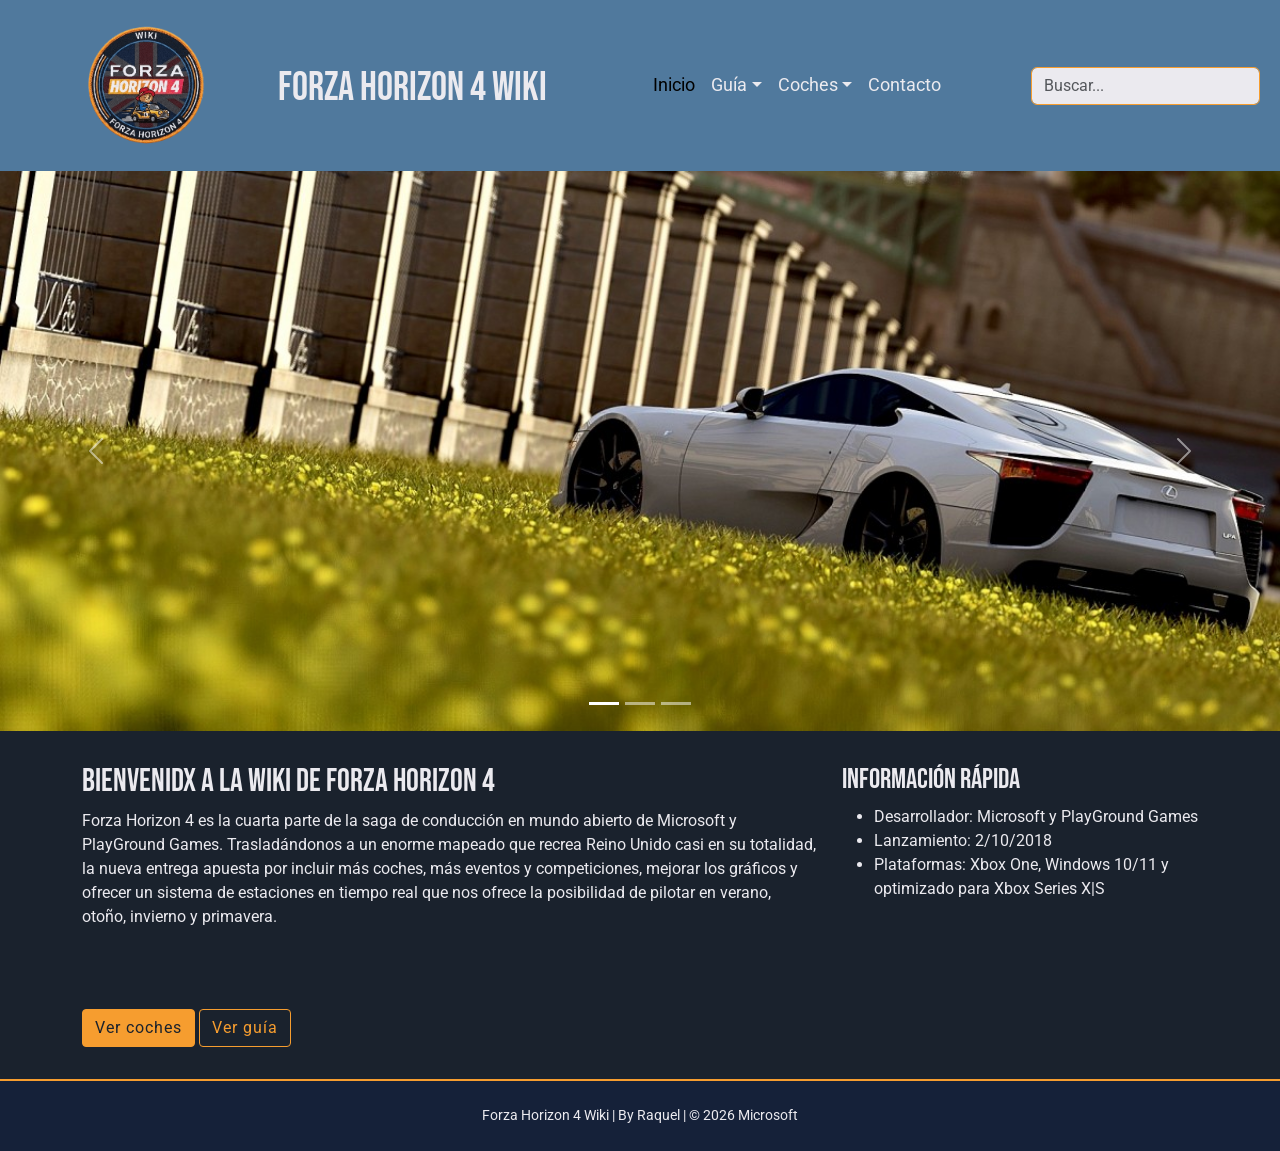
<file: index.html>
<!DOCTYPE html>
<html lang="es">

<head>
  <meta charset="UTF-8">
  <meta name="viewport" content="width=device-width, initial-scale=1.0">
  <link href="https://cdn.jsdelivr.net/npm/bootstrap@5.3.8/dist/css/bootstrap.min.css" rel="stylesheet"
    integrity="sha384-sRIl4kxILFvY47J16cr9ZwB07vP4J8+LH7qKQnuqkuIAvNWLzeN8tE5YBujZqJLB" crossorigin="anonymous">
  <link
    href="https://fonts.googleapis.com/css2?family=Bebas+Neue&family=Roboto:ital,wght@0,100..900;1,100..900&display=swap"
    rel="stylesheet">
  <link rel="stylesheet" href="css/estilos.css">
  <title>Forza Horizon 4 Wiki</title>
</head>

<body>
  <!-- BARRA DE NAVEGACION-->
  <nav class="navbar navbar-expand-lg">
    <div class="container-fluid">
      <a class="navbar-brand" href="index.html"><img src="recursos/logo.png" alt="Logo de la wiki">Forza Horizon 4 Wiki</a>
      <button class="navbar-toggler" type="button" data-bs-toggle="collapse" data-bs-target="#navbarNav"
        aria-controls="navbarNav" aria-expanded="false" aria-label="Toggle navigation">
        <span class="navbar-toggler-icon"></span>
      </button>
      <div class="collapse navbar-collapse" id="navbarNav">
        <ul class="navbar-nav mx-auto">
          <li class="nav-item">
            <a class="nav-link active" aria-current="page" href="index.html">Inicio</a>
          </li>
          <li class="nav-item dropdown">
            <a class="nav-link dropdown-toggle" href="guia.html" role="button" data-bs-toggle="dropdown"
              aria-expanded="false">Guía</a>
            <ul class="dropdown-menu">
              <li><a class="dropdown-item" href="guia.html">Ver todo</a></li>
              <li>
                <hr class="dropdown-divider">
              </li>
              <li><a class="dropdown-item" href="mapa.html">Mapa</a></li>
              <li><a class="dropdown-item" href="estaciones.html">Estaciones</a></li>
              <li><a class="dropdown-item" href="misiones.html">Misiones</a></li>
              <li><a class="dropdown-item" href="logros.html">Logros</a></li>
            </ul>
          </li>
          <li class="nav-item dropdown">
            <a class="nav-link dropdown-toggle" href="coches.html" role="button" data-bs-toggle="dropdown"
              aria-expanded="false">Coches</a>
            <ul class="dropdown-menu">
              <li><a class="dropdown-item" href="coches.html">Ver todo</a></li>
              <li>
                <hr class="dropdown-divider">
              </li>
              <li><a class="dropdown-item" href="marcasCoches.html">Marcas</a></li>
              <li><a class="dropdown-item" href="tiposCoches.html">Tipos</a></li>
            </ul>
          </li>
          <li class="nav-item">
            <a class="nav-link" href="contacto.html">Contacto</a>
          </li>
        </ul>

        <form class="d-flex" role="search">
          <input class="form-control me-2" type="search" placeholder="Buscar..." aria-label="Buscar" />
        </form>
      </div>
    </div>
  </nav>

  <main>
    <!-- CAROUSEL CON INDICADORES -->
    <div id="carouselConIndicators" class="carousel slide">
      <div class="carousel-indicators">
        <button type="button" data-bs-target="#carouselConIndicators" data-bs-slide-to="0" class="active"
          aria-current="true" aria-label="Slide 1"></button>
        <button type="button" data-bs-target="#carouselConIndicators" data-bs-slide-to="1"
          aria-label="Slide 2"></button>
        <button type="button" data-bs-target="#carouselConIndicators" data-bs-slide-to="2"
          aria-label="Slide 3"></button>
      </div>
      <div class="carousel-inner">
        <div class="carousel-item active">
          <img src="recursos/primavera.jpeg" class="d-block w-100" alt="Coche aparacado en primavera">
        </div>
        <div class="carousel-item">
          <img src="recursos/otonio.jpg" class="d-block w-100" alt="Dos coches corriendo por un bosque otoñal">
        </div>
        <div class="carousel-item">
          <img src="recursos/invierno.jpg" class="d-block w-100" alt="Coche frente a un puente de piedra en invierno">
        </div>
      </div>
      <button class="carousel-control-prev" type="button" data-bs-target="#carouselConIndicators" data-bs-slide="prev">
        <span class="carousel-control-prev-icon" aria-hidden="true"></span>
        <span class="visually-hidden">Atras</span>
      </button>
      <button class="carousel-control-next" type="button" data-bs-target="#carouselConIndicators" data-bs-slide="next">
        <span class="carousel-control-next-icon" aria-hidden="true"></span>
        <span class="visually-hidden">Siguiente</span>
      </button>
    </div>

    <div class="container">
      <div class="row">
        <div class="col-12 col-md-8">
          <h2>Bienvenidx a la Wiki de Forza Horizon 4</h2>
          <p>Forza Horizon 4 es la cuarta parte de la saga de conducción en mundo abierto de Microsoft y PlayGround
            Games.
            Trasladándonos a un enorme mapeado que recrea Reino Unido casi en su totalidad, la nueva entrega apuesta por
            incluir más coches, más eventos y competiciones, mejorar los gráficos y ofrecer un sistema de estaciones en
            tiempo real que nos ofrece la posibilidad de pilotar en verano, otoño, invierno y primavera.</p>
        </div>
        <div class="col-12 col-md-4">
          <h3>Información rápida</h3>
          <ul>
            <li>Desarrollador: Microsoft y PlayGround Games</li>
            <li>Lanzamiento: 2/10/2018</li>
            <li>Plataformas: Xbox One, Windows 10/11 y optimizado para Xbox Series X|S</li>
          </ul>
        </div>
      </div>
    </div>

    <div class="container">
      <div class="row">
        <div class="col">
          <a href="coches.html" class="btn btn-primary">Ver coches</a>
          <a href="guia.html" class="btn btn-danger">Ver guía</a>
        </div>
      </div>
    </div>
  </main>

  <footer>
    Forza Horizon 4 Wiki | By Raquel | &copy; 2026 Microsoft
  </footer>

  <script src="https://cdn.jsdelivr.net/npm/bootstrap@5.3.8/dist/js/bootstrap.bundle.min.js"
    integrity="sha384-FKyoEForCGlyvwx9Hj09JcYn3nv7wiPVlz7YYwJrWVcXK/BmnVDxM+D2scQbITxI"
    crossorigin="anonymous"></script>
</body>

</html>
</file>
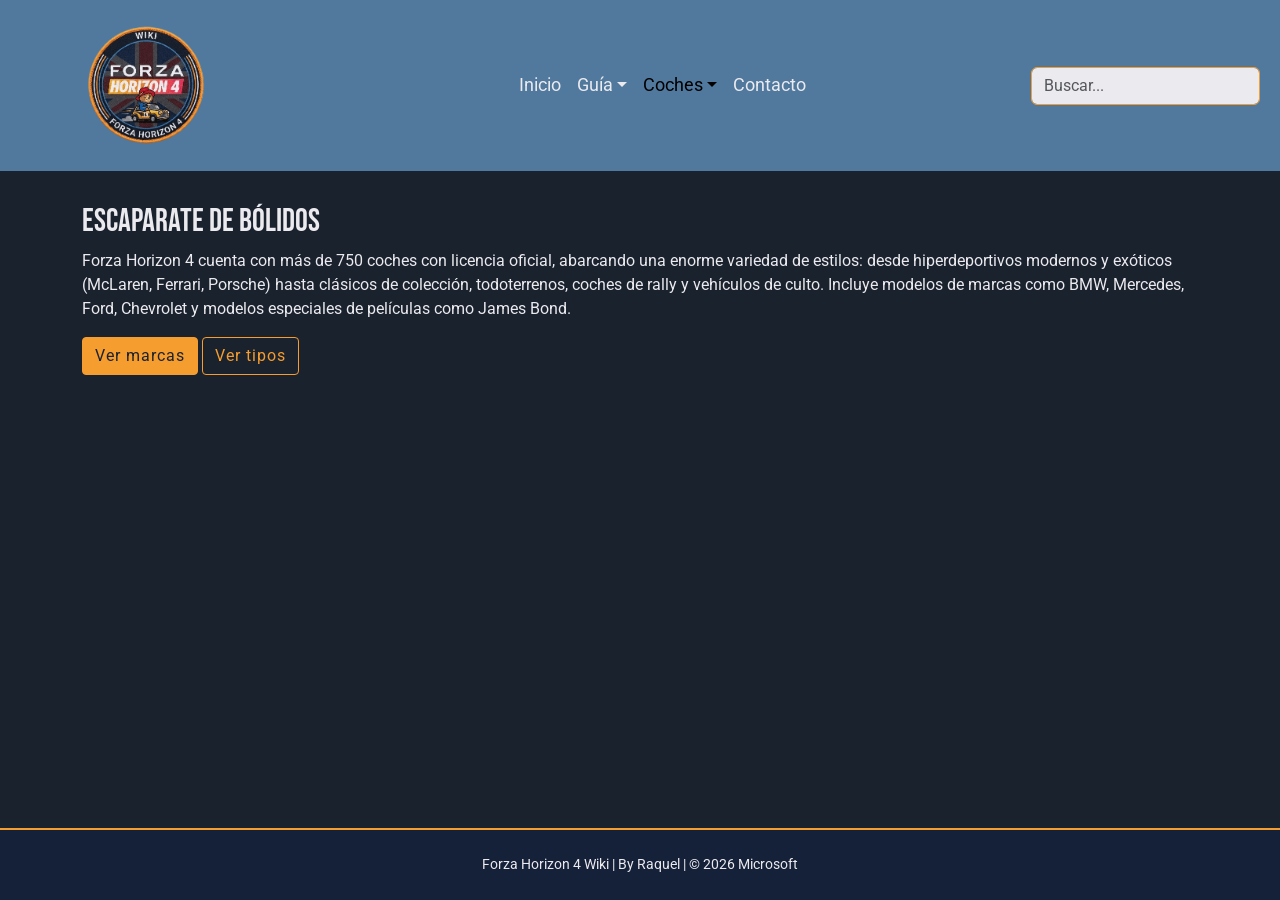
<file: coches.html>
<!DOCTYPE html>
<html lang="es">

<head>
  <meta charset="UTF-8">
  <meta name="viewport" content="width=device-width, initial-scale=1.0">
  <link href="https://cdn.jsdelivr.net/npm/bootstrap@5.3.8/dist/css/bootstrap.min.css" rel="stylesheet"
    integrity="sha384-sRIl4kxILFvY47J16cr9ZwB07vP4J8+LH7qKQnuqkuIAvNWLzeN8tE5YBujZqJLB" crossorigin="anonymous">
  <link
    href="https://fonts.googleapis.com/css2?family=Bebas+Neue&family=Roboto:ital,wght@0,100..900;1,100..900&display=swap"
    rel="stylesheet">
  <link rel="stylesheet" href="css/estilos.css">
  <title>Coches</title>
</head>

<body>
  <!-- BARRA DE NAVEGACIÓN -->
  <nav class="navbar navbar-expand-lg">
    <div class="container-fluid">
      <a class="navbar-brand" href="index.html"><img src="recursos/logo.png" alt="Logo de la wiki"></a>
      <button class="navbar-toggler" type="button" data-bs-toggle="collapse" data-bs-target="#navbarNav"
        aria-controls="navbarNav" aria-expanded="false" aria-label="Toggle navigation">
        <span class="navbar-toggler-icon"></span>
      </button>
      <div class="collapse navbar-collapse" id="navbarNav">
        <ul class="navbar-nav mx-auto">
          <li class="nav-item">
            <a class="nav-link" href="index.html">Inicio</a>
          </li>
          <li class="nav-item dropdown">
            <a class="nav-link dropdown-toggle" href="guia.html" role="button" data-bs-toggle="dropdown"
              aria-expanded="false">Guía</a>
            <ul class="dropdown-menu">
              <li><a class="dropdown-item" href="guia.html">Ver todo</a></li>
              <li>
                <hr class="dropdown-divider">
              </li>
              <li><a class="dropdown-item" href="mapa.html">Mapa</a></li>
              <li><a class="dropdown-item" href="estaciones.html">Estaciones</a></li>
              <li><a class="dropdown-item" href="misiones.html">Misiones</a></li>
              <li><a class="dropdown-item" href="logros.html">Logros</a></li>
            </ul>
          </li>
          <li class="nav-item dropdown">
            <a class="nav-link dropdown-toggle active" aria-current="page" href="coches.html" role="button"
              data-bs-toggle="dropdown" aria-expanded="false">Coches</a>
            <ul class="dropdown-menu">
              <li><a class="dropdown-item" href="coches.html">Ver todo</a></li>
              <li>
                <hr class="dropdown-divider">
                <!-- Divisor para separar la página principal de la sección de las subsecciones-->
              </li>
              <li><a class="dropdown-item" href="marcasCoches.html">Marcas</a></li>
              <li><a class="dropdown-item" href="tiposCoches.html">Tipos</a></li>
            </ul>
          </li>
          <li class="nav-item">
            <a class="nav-link" href="contacto.html">Contacto</a>
          </li>
        </ul>

        <form class="d-flex" role="search">
          <input class="form-control me-2" type="search" placeholder="Buscar..." aria-label="Buscar" />
        </form>
      </div>
    </div>
  </nav>

  <main>
    <!-- INTRODUCCIÓN A LA SECCIÓN DE COCHES-->
    <div class="container">
      <div class="row">
        <div class="col">
          <h2>Escaparate de bólidos</h2>
          <p>Forza Horizon 4 cuenta con más de 750 coches con licencia oficial, abarcando una enorme variedad de
            estilos:
            desde hiperdeportivos modernos y exóticos (McLaren, Ferrari, Porsche) hasta clásicos de colección,
            todoterrenos, coches de rally y vehículos de culto. Incluye modelos de marcas como BMW, Mercedes, Ford,
            Chevrolet y modelos especiales de películas como James Bond. </p>
          <a class="btn btn-primary" href="marcasCoches.html">Ver marcas</a>
          <a class="btn btn-danger" href="tiposCoches.html">Ver tipos</a>
        </div>
      </div>
    </div>
  </main>

  <footer>
    Forza Horizon 4 Wiki | By Raquel | &copy; 2026 Microsoft
  </footer>

  <script src="https://cdn.jsdelivr.net/npm/bootstrap@5.3.8/dist/js/bootstrap.bundle.min.js"
    integrity="sha384-FKyoEForCGlyvwx9Hj09JcYn3nv7wiPVlz7YYwJrWVcXK/BmnVDxM+D2scQbITxI"
    crossorigin="anonymous"></script>
</body>

</html>
</file>
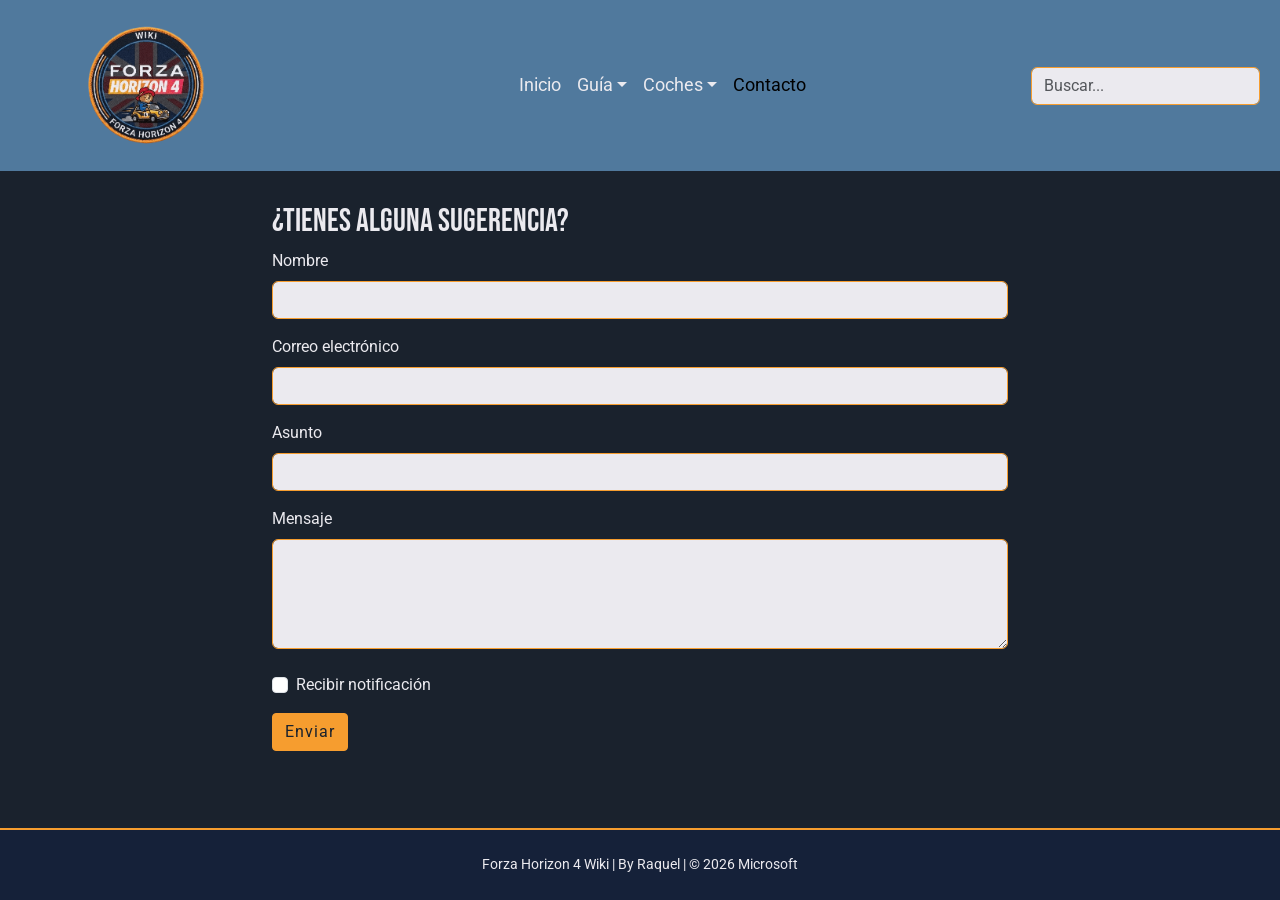
<file: contacto.html>
<!DOCTYPE html>
<html lang="es">

<head>
  <meta charset="UTF-8">
  <meta name="viewport" content="width=device-width, initial-scale=1.0">
  <link href="https://cdn.jsdelivr.net/npm/bootstrap@5.3.8/dist/css/bootstrap.min.css" rel="stylesheet"
    integrity="sha384-sRIl4kxILFvY47J16cr9ZwB07vP4J8+LH7qKQnuqkuIAvNWLzeN8tE5YBujZqJLB" crossorigin="anonymous">
  <link
    href="https://fonts.googleapis.com/css2?family=Bebas+Neue&family=Roboto:ital,wght@0,100..900;1,100..900&display=swap"
    rel="stylesheet">
  <link rel="stylesheet" href="css/estilos.css">
  <title>Contacto</title>
</head>

<body>
  <!-- BARRA DE NAVEGACIÓN -->
  <nav class="navbar navbar-expand-lg">
    <div class="container-fluid">
      <a class="navbar-brand" href="index.html"><img src="recursos/logo.png" alt="Logo de la wiki"></a>
      <button class="navbar-toggler" type="button" data-bs-toggle="collapse" data-bs-target="#navbarNav"
        aria-controls="navbarNav" aria-expanded="false" aria-label="Toggle navigation">
        <span class="navbar-toggler-icon"></span>
      </button>
      <div class="collapse navbar-collapse" id="navbarNav">
        <ul class="navbar-nav mx-auto">
          <li class="nav-item">
            <a class="nav-link" href="index.html">Inicio</a>
          </li>
          <li class="nav-item dropdown">
            <a class="nav-link dropdown-toggle" href="guia.html" role="button" data-bs-toggle="dropdown"
              aria-expanded="false">Guía</a>
            <ul class="dropdown-menu">
              <li><a class="dropdown-item" href="guia.html">Ver todo</a></li>
              <li>
                <hr class="dropdown-divider">
              </li>
              <li><a class="dropdown-item" href="mapa.html">Mapa</a></li>
              <li><a class="dropdown-item" href="estaciones.html">Estaciones</a></li>
              <li><a class="dropdown-item" href="misiones.html">Misiones</a></li>
              <li><a class="dropdown-item" href="logros.html">Logros</a></li>
            </ul>
          </li>
          <li class="nav-item dropdown">
            <a class="nav-link dropdown-toggle" href="coches.html" role="button" data-bs-toggle="dropdown"
              aria-expanded="false">Coches</a>
            <ul class="dropdown-menu">
              <li><a class="dropdown-item" href="coches.html">Ver todo</a></li>
              <li>
                <hr class="dropdown-divider">
              </li>
              <li><a class="dropdown-item" href="marcasCoches.html">Marcas</a></li>
              <li><a class="dropdown-item" href="tiposCoches.html">Tipos</a></li>
            </ul>
          </li>
          <li class="nav-item">
            <a class="nav-link active" aria-current="page" href="contacto.html">Contacto</a>
          </li>
        </ul>

        <form class="d-flex" role="search">
          <input class="form-control me-2" type="search" placeholder="Buscar..." aria-label="Buscar" />
        </form>
      </div>
    </div>
  </nav>

  <main>
    <!-- FORMULARIO DE CONTACTO -->
    <div class="container">
      <div class="row">
        <div class="col-12 col-md-8 offset-md-2">
          <h2>¿Tienes alguna sugerencia?</h2>
          <form>
            <div class="mb-3">
              <label for="name" class="form-label">Nombre</label>
              <input type="text" class="form-control" id="name">
            </div>
            <div class="mb-3">
              <label for="email" class="form-label">Correo electrónico</label>
              <input type="email" class="form-control" id="email">
            </div>
            <div class="mb-3">
              <label for="asunto" class="form-label">Asunto</label>
              <input type="text" class="form-control" id="asunto">
            </div>
            <div class="mb-4">
              <label for="mensaje" class="form-label">Mensaje</label>
              <textarea class="form-control" id="mensaje" rows="4"></textarea>
            </div>
            <div class="mb-3 form-check">
              <input type="checkbox" class="form-check-input" id="notificar">
              <label class="form-check-label" for="notificar">Recibir notificación</label>
            </div>
            <button type="submit" class="btn btn-primary">Enviar</button>
          </form>
        </div>
      </div>
    </div>
  </main>

  <footer>
    Forza Horizon 4 Wiki | By Raquel | &copy; 2026 Microsoft
  </footer>

  <script src="https://cdn.jsdelivr.net/npm/bootstrap@5.3.8/dist/js/bootstrap.bundle.min.js"
    integrity="sha384-FKyoEForCGlyvwx9Hj09JcYn3nv7wiPVlz7YYwJrWVcXK/BmnVDxM+D2scQbITxI"
    crossorigin="anonymous"></script>
</body>

</html>
</file>
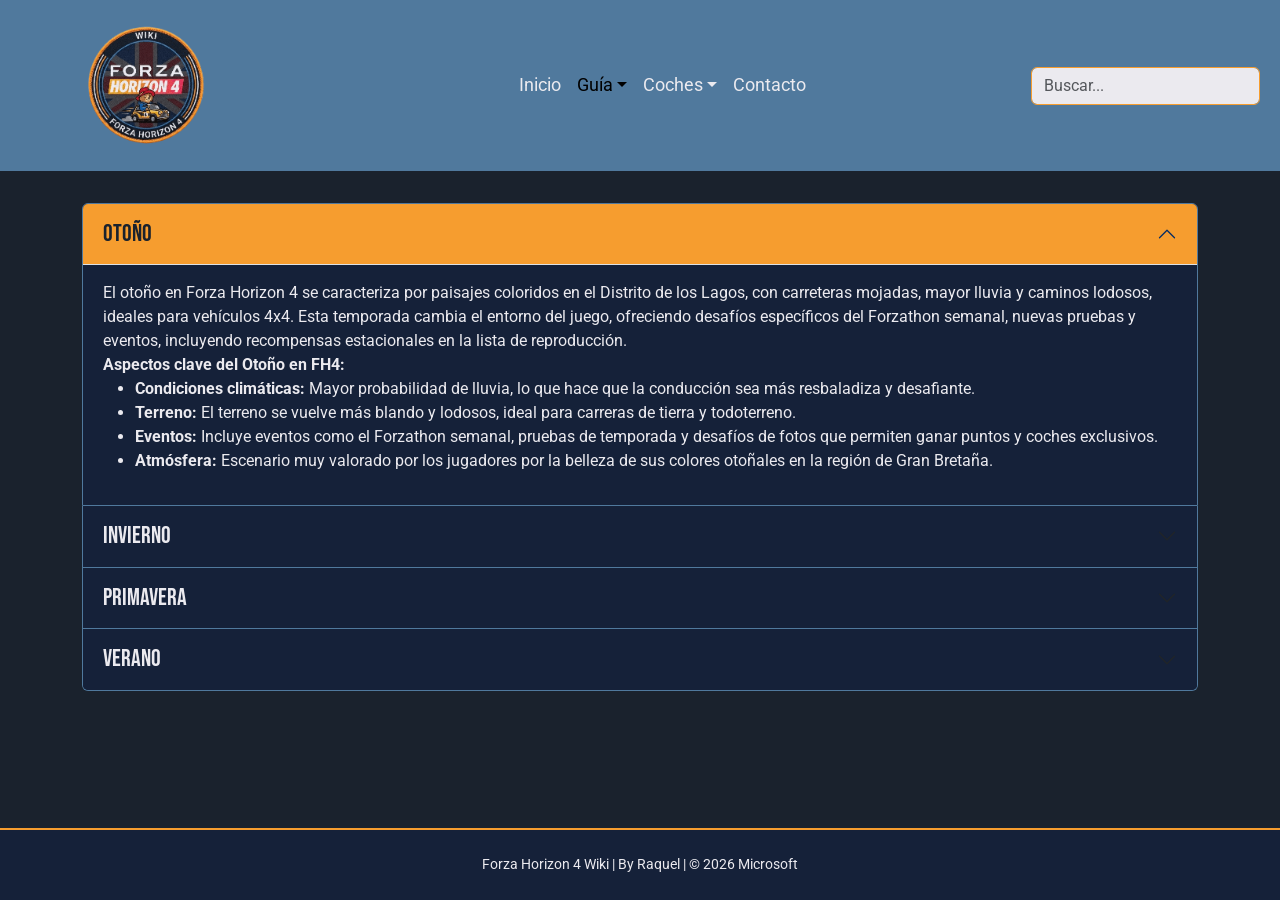
<file: estaciones.html>
<!DOCTYPE html>
<html lang="es">

<head>
    <meta charset="UTF-8">
    <meta name="viewport" content="width=device-width, initial-scale=1.0">
    <link href="https://cdn.jsdelivr.net/npm/bootstrap@5.3.8/dist/css/bootstrap.min.css" rel="stylesheet"
        integrity="sha384-sRIl4kxILFvY47J16cr9ZwB07vP4J8+LH7qKQnuqkuIAvNWLzeN8tE5YBujZqJLB" crossorigin="anonymous">
    <link
        href="https://fonts.googleapis.com/css2?family=Bebas+Neue&family=Roboto:ital,wght@0,100..900;1,100..900&display=swap"
        rel="stylesheet">
    <link rel="stylesheet" href="css/estilos.css">
    <title>Estaciones</title>
</head>

<body>
    <!-- BARRA DE NAVEGACIÓN -->
    <nav class="navbar navbar-expand-lg">
        <div class="container-fluid">
            <a class="navbar-brand" href="index.html"><img src="recursos/logo.png" alt="Logo de la wiki"></a>
            <button class="navbar-toggler" type="button" data-bs-toggle="collapse" data-bs-target="#navbarNav"
                aria-controls="navbarNav" aria-expanded="false" aria-label="Toggle navigation">
                <span class="navbar-toggler-icon"></span>
            </button>
            <div class="collapse navbar-collapse" id="navbarNav">
                <ul class="navbar-nav mx-auto">
                    <li class="nav-item">
                        <a class="nav-link" href="index.html">Inicio</a>
                    </li>
                    <li class="nav-item dropdown">
                        <a class="nav-link dropdown-toggle active" aria-current="page" href="guia.html" role="button"
                            data-bs-toggle="dropdown" aria-expanded="false">Guía</a>
                        <ul class="dropdown-menu">
                            <li><a class="dropdown-item" href="guia.html">Ver todo</a></li>
                            <li>
                                <hr class="dropdown-divider">
                            </li>
                            <li><a class="dropdown-item" href="mapa.html">Mapa</a></li>
                            <li><a class="dropdown-item" href="estaciones.html">Estaciones</a></li>
                            <li><a class="dropdown-item" href="misiones.html">Misiones</a></li>
                            <li><a class="dropdown-item" href="logros.html">Logros</a></li>
                        </ul>
                    </li>
                    <li class="nav-item dropdown">
                        <a class="nav-link dropdown-toggle" href="coches.html" role="button" data-bs-toggle="dropdown"
                            aria-expanded="false">Coches</a>
                        <ul class="dropdown-menu">
                            <li><a class="dropdown-item" href="coches.html">Ver todo</a></li>
                            <li>
                                <hr class="dropdown-divider">
                            </li>
                            <li><a class="dropdown-item" href="marcasCoches.html">Marcas</a></li>
                            <li><a class="dropdown-item" href="tiposCoches.html">Tipos</a></li>
                        </ul>
                    </li>
                    <li class="nav-item">
                        <a class="nav-link" href="contacto.html">Contacto</a>
                    </li>
                </ul>
                <form class="d-flex" role="search">
                    <input class="form-control me-2" type="search" placeholder="Buscar..." aria-label="Buscar" />
                </form>
            </div>
        </div>
    </nav>

    <main>
        <div class="container">
            <!-- ACORDEÓN RESUMEN DE ESTACIONES -->
            <div class="accordion" id="accordionExample">
                <div class="accordion-item">
                    <h2 class="accordion-header">
                        <button class="accordion-button" type="button" data-bs-toggle="collapse"
                            data-bs-target="#collapseOne" aria-expanded="true" aria-controls="collapseOne">
                            Otoño
                        </button>
                    </h2>
                    <div id="collapseOne" class="accordion-collapse collapse show" data-bs-parent="#accordionExample">
                        <div class="accordion-body">
                            El otoño en Forza Horizon 4 se caracteriza por paisajes coloridos en el Distrito de los
                            Lagos, con
                            carreteras mojadas, mayor lluvia y caminos lodosos, ideales para vehículos 4x4. Esta
                            temporada
                            cambia el entorno del juego, ofreciendo desafíos específicos del Forzathon semanal, nuevas
                            pruebas y
                            eventos, incluyendo recompensas estacionales en la lista de reproducción. <br>
                            <strong>Aspectos clave del Otoño en FH4:</strong>
                            <ul>
                                <li><strong>Condiciones climáticas:</strong> Mayor probabilidad de lluvia, lo que hace
                                    que la
                                    conducción sea más resbaladiza y desafiante.</li>
                                <li><strong>Terreno:</strong> El terreno se vuelve más blando y lodosos, ideal para
                                    carreras de
                                    tierra y todoterreno.</li>
                                <li><strong>Eventos:</strong> Incluye eventos como el Forzathon semanal, pruebas de
                                    temporada y
                                    desafíos de fotos que permiten ganar puntos y coches exclusivos.</li>
                                <li><strong>Atmósfera:</strong> Escenario muy valorado por los jugadores por la belleza
                                    de sus
                                    colores otoñales en la región de Gran Bretaña.</li>
                            </ul>
                        </div>
                    </div>
                </div>
                <div class="accordion-item">
                    <h2 class="accordion-header">
                        <button class="accordion-button collapsed" type="button" data-bs-toggle="collapse"
                            data-bs-target="#collapseTwo" aria-expanded="false" aria-controls="collapseTwo">
                            Invierno
                        </button>
                    </h2>
                    <div id="collapseTwo" class="accordion-collapse collapse" data-bs-parent="#accordionExample">
                        <div class="accordion-body">
                            El invierno transforma Gran Bretaña en un paisaje nevado donde lagos y ríos se congelan,
                            abriendo
                            zonas del mapa antes inaccesibles. La nieve obliga a usar vehículos y neumáticos especiales,
                            haciendo la conducción impredecible y muy desafiante. <br>
                            <strong>Aspectos clave del Invierno en FH4:</strong>
                            <ul>
                                <li><strong>Condiciones climáticas:</strong> Nieve y hielo en la mayoría de carreteras,
                                    con
                                    comportamiento del coche muy resbaladizo e impredecible.</li>
                                <li><strong>Terreno:</strong> Lagos congelados transitables y nuevas zonas accesibles
                                    que en
                                    otras estaciones están bloqueadas.</li>
                                <li><strong>Eventos:</strong> Desafíos estacionales que ponen a prueba la destreza en
                                    superficies heladas, y muñecos de nieve destructibles para ganar puntos.</li>
                                <li><strong>Atmósfera:</strong> Paisaje completamente blanco que transforma radicalmente
                                    el
                                    aspecto visual del mapa.</li>
                            </ul>
                        </div>
                    </div>
                </div>
                <div class="accordion-item">
                    <h2 class="accordion-header">
                        <button class="accordion-button collapsed" type="button" data-bs-toggle="collapse"
                            data-bs-target="#collapseThree" aria-expanded="false" aria-controls="collapseThree">
                            Primavera
                        </button>
                    </h2>
                    <div id="collapseThree" class="accordion-collapse collapse" data-bs-parent="#accordionExample">
                        <div class="accordion-body">
                            Tras el invierno, la primavera revive el paisaje con colores vibrantes pero trae consigo la
                            estación
                            más variable climatológicamente. Lluvia constante, ríos crecidos y superficies mixtas la
                            convierten
                            en la estación más desafiante para la conducción técnica. <br>
                            <strong>Aspectos clave de la Primavera en FH4:</strong>
                            <ul>
                                <li><strong>Condiciones climáticas:</strong> Lluvia frecuente, niebla y cambios de
                                    tiempo
                                    constantes, con carreteras que no se secan.</li>
                                <li><strong>Terreno:</strong> Lechos de ríos inundados que dificultan el paso a coches
                                    ligeros
                                    pero no a todoterrenos y Trophy Trucks.</li>
                                <li><strong>Eventos:</strong> Rally intenso con superficies mixtas de asfalto, grava y
                                    lodo,
                                    ideal para coches de rally clásicos y modernos.</li>
                                <li><strong>Atmósfera:</strong> Paisaje vibrante y colorido con restos de nieve en las
                                    montañas
                                    del norte.</li>
                            </ul>
                        </div>
                    </div>
                </div>
                <div class="accordion-item">
                    <h2 class="accordion-header">
                        <button class="accordion-button collapsed" type="button" data-bs-toggle="collapse"
                            data-bs-target="#collapseFour" aria-expanded="false" aria-controls="collapseFour">
                            Verano
                        </button>
                    </h2>
                    <div id="collapseFour" class="accordion-collapse collapse" data-bs-parent="#accordionExample">
                        <div class="accordion-body">
                            El verano es la estación más amigable para la conducción, con pavimento seco y condiciones
                            casi
                            óptimas. Es el momento ideal para sacar los hipercoches y lograr las velocidades máximas en
                            carretera. <br>
                            <strong>Aspectos clave del Verano en FH4:</strong>
                            <ul>
                                <li><strong>Condiciones climáticas:</strong> Tiempo seco y cálido, con el mejor agarre
                                    en
                                    carretera de todas las estaciones.</li>
                                <li><strong>Terreno:</strong> El barro está húmedo y blando por el calor, ideal para
                                    ciertos
                                    eventos de campo a través.</li>
                                <li><strong>Eventos:</strong> Perfecto para carreras de alta velocidad en hipercoches y
                                    deportivos de altas prestaciones.</li>
                                <li><strong>Atmósfera:</strong> Paisaje verde y luminoso, con las playas costeras en su
                                    mejor
                                    momento.</li>
                            </ul>
                        </div>
                    </div>
                </div>
            </div>
        </div>
    </main>

    <footer>
        Forza Horizon 4 Wiki | By Raquel | &copy; 2026 Microsoft
    </footer>

    <script src="https://cdn.jsdelivr.net/npm/bootstrap@5.3.8/dist/js/bootstrap.bundle.min.js"
        integrity="sha384-FKyoEForCGlyvwx9Hj09JcYn3nv7wiPVlz7YYwJrWVcXK/BmnVDxM+D2scQbITxI"
        crossorigin="anonymous"></script>
</body>

</html>
</file>
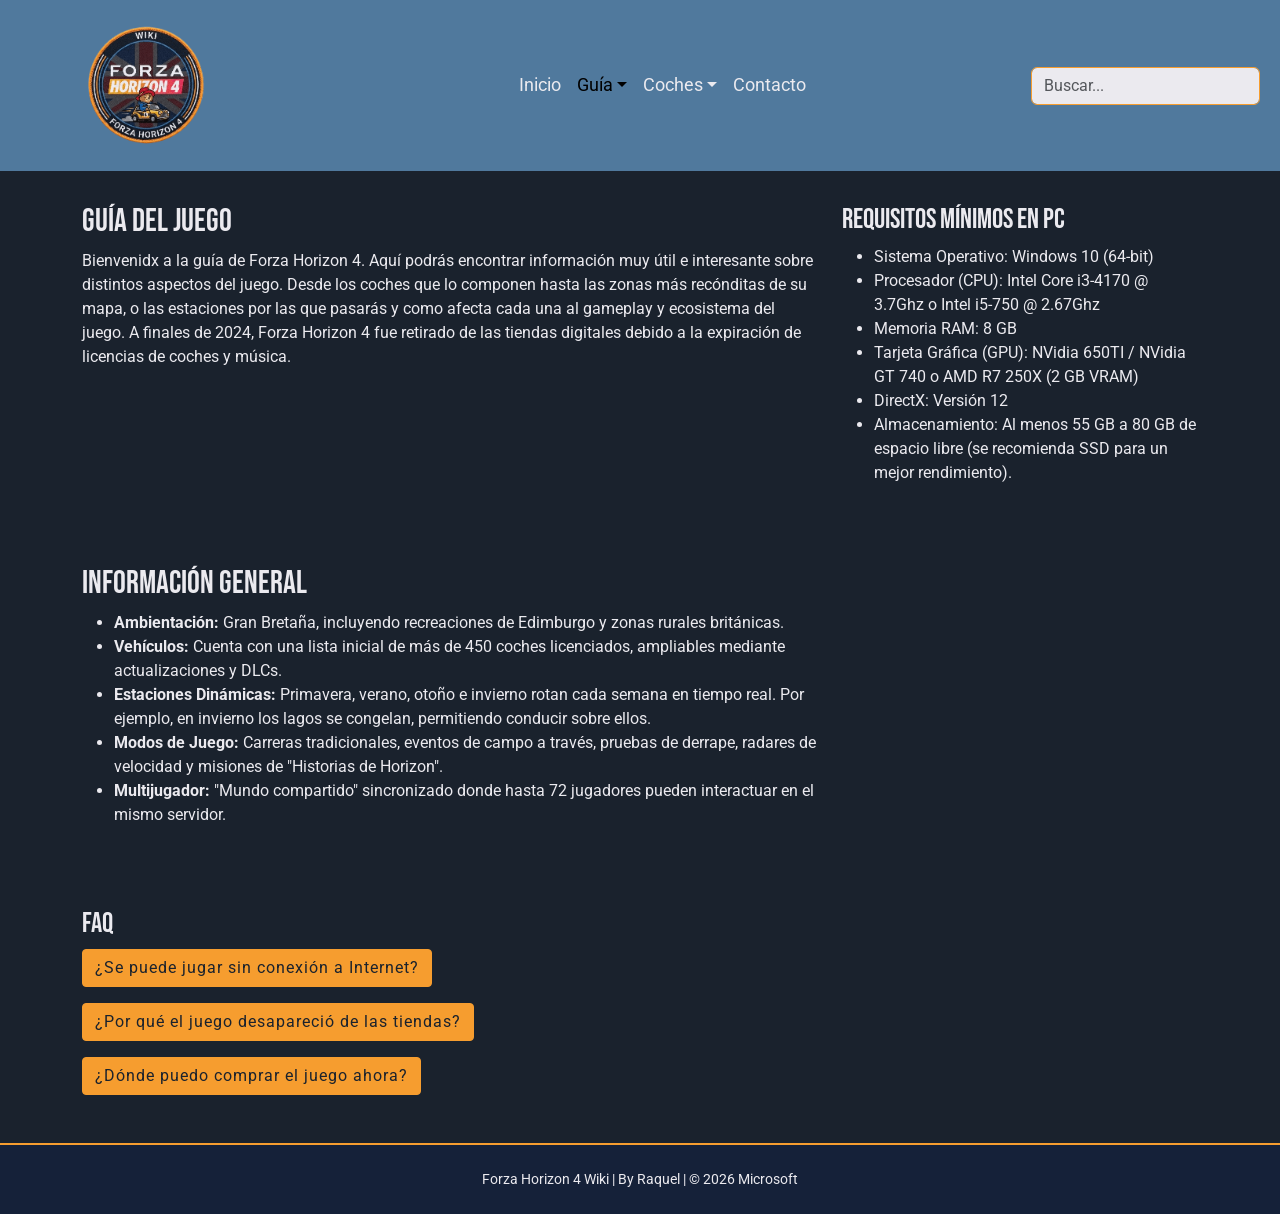
<file: guia.html>
<!DOCTYPE html>
<html lang="es">

<head>
  <meta charset="UTF-8">
  <meta name="viewport" content="width=device-width, initial-scale=1.0">
  <link href="https://cdn.jsdelivr.net/npm/bootstrap@5.3.8/dist/css/bootstrap.min.css" rel="stylesheet"
    integrity="sha384-sRIl4kxILFvY47J16cr9ZwB07vP4J8+LH7qKQnuqkuIAvNWLzeN8tE5YBujZqJLB" crossorigin="anonymous">
  <link
    href="https://fonts.googleapis.com/css2?family=Bebas+Neue&family=Roboto:ital,wght@0,100..900;1,100..900&display=swap"
    rel="stylesheet">
  <link rel="stylesheet" href="css/estilos.css">
  <title>Guía del juego</title>
</head>

<body>
  <!-- BARRA DE NAVEGACIÓN -->
  <nav class="navbar navbar-expand-lg">
    <div class="container-fluid">
      <a class="navbar-brand" href="index.html"><img src="recursos/logo.png" alt="Logo de la wiki"></a>
      <button class="navbar-toggler" type="button" data-bs-toggle="collapse" data-bs-target="#navbarNav"
        aria-controls="navbarNav" aria-expanded="false" aria-label="Toggle navigation">
        <span class="navbar-toggler-icon"></span>
      </button>
      <div class="collapse navbar-collapse" id="navbarNav">
        <ul class="navbar-nav mx-auto">
          <li class="nav-item">
            <a class="nav-link" href="index.html">Inicio</a>
          </li>
          <li class="nav-item dropdown">
            <a class="nav-link dropdown-toggle active" aria-current="page" href="guia.html" role="button"
              data-bs-toggle="dropdown" aria-expanded="false">Guía</a>
            <ul class="dropdown-menu">
              <li><a class="dropdown-item" href="guia.html">Ver todo</a></li>
              <li>
                <hr class="dropdown-divider">
              </li>
              <li><a class="dropdown-item" href="mapa.html">Mapa</a></li>
              <li><a class="dropdown-item" href="estaciones.html">Estaciones</a></li>
              <li><a class="dropdown-item" href="misiones.html">Misiones</a></li>
              <li><a class="dropdown-item" href="logros.html">Logros</a></li>
            </ul>
          </li>
          <li class="nav-item dropdown">
            <a class="nav-link dropdown-toggle" href="coches.html" role="button" data-bs-toggle="dropdown"
              aria-expanded="false">Coches</a>
            <ul class="dropdown-menu">
              <li><a class="dropdown-item" href="coches.html">Ver todo</a></li>
              <li>
                <hr class="dropdown-divider">
                <!-- Divisor para separar la página principal de la sección de las subsecciones-->
              </li>
              <li><a class="dropdown-item" href="marcasCoches.html">Marcas</a></li>
              <li><a class="dropdown-item" href="tiposCoches.html">Tipos</a></li>
            </ul>
          </li>
          <li class="nav-item">
            <a class="nav-link" href="contacto.html">Contacto</a>
          </li>
        </ul>

        <form class="d-flex" role="search">
          <input class="form-control me-2" type="search" placeholder="Buscar..." aria-label="Buscar" />
        </form>
      </div>
    </div>
  </nav>

  <main>
    <!-- INTRODUCCIÓN A LA GUÍA DEL JUEGO-->
    <div class="container">
      <div class="row">
        <div class="col-12 col-md-8">
          <h2>Guía del juego</h2>
          <p>Bienvenidx a la guía de Forza Horizon 4. Aquí podrás encontrar información muy útil e interesante sobre
            distintos aspectos del juego. Desde los coches que lo componen hasta las zonas más recónditas de su mapa, o
            las estaciones por las que pasarás y como afecta cada una al gameplay y ecosistema del juego. A finales de 2024, Forza Horizon 4 fue retirado de las tiendas digitales debido a la expiración de licencias de coches y música. </p>
        </div>
        <div class="col-12 col-md-4">
          <h3>Requisitos mínimos en PC</h3>
          <ul>
            <li>Sistema Operativo: Windows 10 (64-bit)</li>
            <li>Procesador (CPU): Intel Core i3-4170 @ 3.7Ghz o Intel i5-750 @ 2.67Ghz</li>
            <li>Memoria RAM: 8 GB</li>
            <li>Tarjeta Gráfica (GPU): NVidia 650TI / NVidia GT 740 o AMD R7 250X (2 GB VRAM)</li>
            <li>DirectX: Versión 12</li>
            <li>Almacenamiento: Al menos 55 GB a 80 GB de espacio libre (se recomienda SSD para un mejor rendimiento).
            </li>
          </ul>
        </div>
      </div>
    </div>

    <!-- INFORMACION GENERAL -->
    <div class="container">
      <div class="row">
        <div class="col-12 col-md-8">
          <h2>Información general</h2>
          <ul>
            <li><strong>Ambientación:</strong> Gran Bretaña, incluyendo recreaciones de Edimburgo y zonas rurales
              británicas.</li>
            <li><strong>Vehículos:</strong> Cuenta con una lista inicial de más de 450 coches licenciados, ampliables
              mediante actualizaciones y DLCs.</li>
            <li><strong>Estaciones Dinámicas:</strong> Primavera, verano, otoño e invierno rotan cada semana en tiempo
              real. Por ejemplo, en invierno los lagos se congelan, permitiendo conducir sobre ellos.</li>
            <li><strong>Modos de Juego:</strong> Carreras tradicionales, eventos de campo a través, pruebas de derrape,
              radares de velocidad y misiones de "Historias de Horizon".</li>
            <li><strong>Multijugador:</strong> "Mundo compartido" sincronizado donde hasta 72 jugadores pueden
              interactuar en el mismo servidor.</li>
          </ul>
        </div>
      </div>
    </div>

    <!-- PREGUNTAS FRECUENTES CON BOTONES COLLAPSE-->
    <div class="container">
      <div class="row">
        <div class="col-12 col-md-8">
          <h3>FAQ</h3>
          <p>
            <button class="btn btn-primary" type="button" data-bs-toggle="collapse" data-bs-target="#pregunta1"
              aria-expanded="false" aria-controls="pregunta1">
              ¿Se puede jugar sin conexión a Internet?
            </button>
          </p>
          <div>
            <div class="collapse mb-3" id="pregunta1">
              <div class="card card-body w-100" style="width: 300px;">
                Sí, el modo un solo jugador está disponible totalmente offline, con "Drivatars" simulando otros
                jugadores.
              </div>
            </div>
          </div>

          <p>
            <button class="btn btn-primary" type="button" data-bs-toggle="collapse" data-bs-target="#pregunta2"
              aria-expanded="false" aria-controls="pregunta2">
              ¿Por qué el juego desapareció de las tiendas?
            </button>
          </p>
          <div>
            <div class="collapse mb-3" id="pregunta2">
              <div class="card card-body w-100" style="width: 300px;">
                Debido a la finalización de acuerdos de licencia. El soporte oficial se mantiene en <a
                  href="https://support.forza.net/hc/en-us">Forza Support</a>
              </div>
            </div>
          </div>

          <p>
            <button class="btn btn-primary" type="button" data-bs-toggle="collapse" data-bs-target="#pregunta3"
              aria-expanded="false" aria-controls="pregunta3">
              ¿Dónde puedo comprar el juego ahora?
            </button>
          </p>
          <div>
            <div class="collapse mb-3" id="pregunta3">
              <div class="card card-body w-100" style="width: 300px;">
                Tras retirarse de la tienda oficial, opciones como Instant Gaming o Eneba pueden tener claves, o
                mediante
                copias físicas.
              </div>
            </div>
          </div>
        </div>
      </div>
    </div>
  </main>

  <footer>
    Forza Horizon 4 Wiki | By Raquel | &copy; 2026 Microsoft
  </footer>

  <script src="https://cdn.jsdelivr.net/npm/bootstrap@5.3.8/dist/js/bootstrap.bundle.min.js"
    integrity="sha384-FKyoEForCGlyvwx9Hj09JcYn3nv7wiPVlz7YYwJrWVcXK/BmnVDxM+D2scQbITxI"
    crossorigin="anonymous"></script>
</body>

</html>
</file>
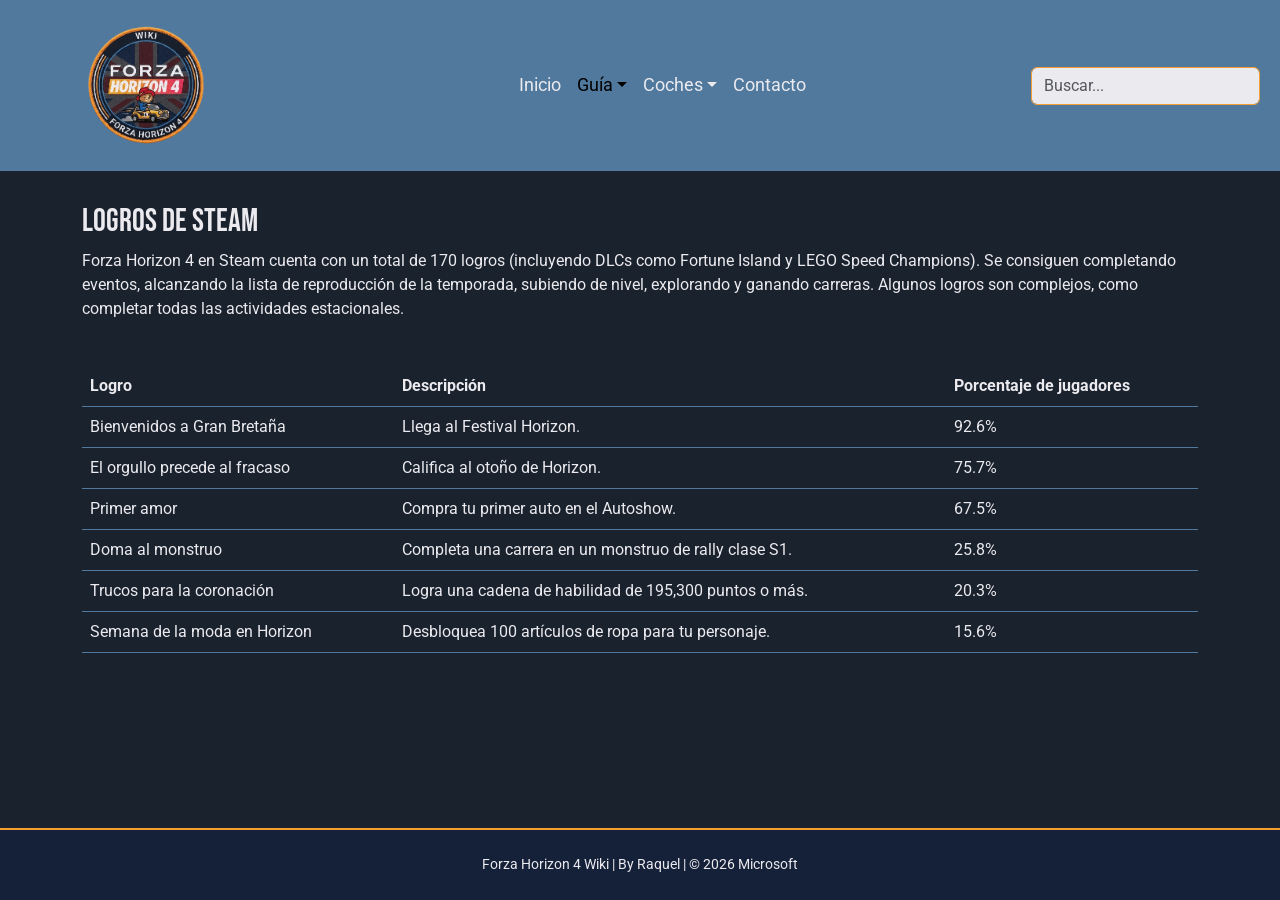
<file: logros.html>
<!DOCTYPE html>
<html lang="es">

<head>
    <meta charset="UTF-8">
    <meta name="viewport" content="width=device-width, initial-scale=1.0">
    <link href="https://cdn.jsdelivr.net/npm/bootstrap@5.3.8/dist/css/bootstrap.min.css" rel="stylesheet"
        integrity="sha384-sRIl4kxILFvY47J16cr9ZwB07vP4J8+LH7qKQnuqkuIAvNWLzeN8tE5YBujZqJLB" crossorigin="anonymous">
    <link
        href="https://fonts.googleapis.com/css2?family=Bebas+Neue&family=Roboto:ital,wght@0,100..900;1,100..900&display=swap"
        rel="stylesheet">
    <link rel="stylesheet" href="css/estilos.css">
    <title>Logros</title>
</head>

<body>
    <!-- BARRA DE NAVEGACIÓN -->
    <nav class="navbar navbar-expand-lg">
        <div class="container-fluid">
            <a class="navbar-brand" href="index.html"><img src="recursos/logo.png" alt="Logo de la wiki"></a>
            <button class="navbar-toggler" type="button" data-bs-toggle="collapse" data-bs-target="#navbarNav"
                aria-controls="navbarNav" aria-expanded="false" aria-label="Toggle navigation">
                <span class="navbar-toggler-icon"></span>
            </button>
            <div class="collapse navbar-collapse" id="navbarNav">
                <ul class="navbar-nav mx-auto">
                    <li class="nav-item">
                        <a class="nav-link" href="index.html">Inicio</a>
                    </li>
                    <li class="nav-item dropdown">
                        <a class="nav-link dropdown-toggle active" aria-current="page" href="guia.html" role="button"
                            data-bs-toggle="dropdown" aria-expanded="false">Guía</a>
                        <ul class="dropdown-menu">
                            <li><a class="dropdown-item" href="guia.html">Ver todo</a></li>
                            <li>
                                <hr class="dropdown-divider">
                            </li>
                            <li><a class="dropdown-item" href="mapa.html">Mapa</a></li>
                            <li><a class="dropdown-item" href="estaciones.html">Estaciones</a></li>
                            <li><a class="dropdown-item" href="misiones.html">Misiones</a></li>
                            <li><a class="dropdown-item" href="logros.html">Logros</a></li>
                        </ul>
                    </li>
                    <li class="nav-item dropdown">
                        <a class="nav-link dropdown-toggle" href="coches.html" role="button" data-bs-toggle="dropdown"
                            aria-expanded="false">Coches</a>
                        <ul class="dropdown-menu">
                            <li><a class="dropdown-item" href="coches.html">Ver todo</a></li>
                            <li>
                                <hr class="dropdown-divider">
                            </li>
                            <li><a class="dropdown-item" href="marcasCoches.html">Marcas</a></li>
                            <li><a class="dropdown-item" href="tiposCoches.html">Tipos</a></li>
                        </ul>
                    </li>
                    <li class="nav-item">
                        <a class="nav-link" href="contacto.html">Contacto</a>
                    </li>
                </ul>

                <form class="d-flex" role="search">
                    <input class="form-control me-2" type="search" placeholder="Buscar..." aria-label="Buscar" />
                </form>
            </div>
        </div>
    </nav>

    <main>
        <!-- TABLA DE LOGROS DE STEAM -->
        <div class="container">
            <div class="row">
                <div class="col">
                    <h2>Logros de Steam</h2>
                    <p>Forza Horizon 4 en Steam cuenta con un total de 170 logros (incluyendo DLCs como Fortune Island y
                        LEGO Speed Champions). Se consiguen completando eventos, alcanzando la lista de reproducción de
                        la temporada, subiendo de nivel, explorando y ganando carreras. Algunos logros son complejos,
                        como completar todas las actividades estacionales.</p>
                    <table class="table">
                        <thead>
                            <tr>
                                <th scope="col">Logro</th>
                                <th scope="col">Descripción</th>
                                <th scope="col">Porcentaje de jugadores</th>
                            </tr>
                        </thead>
                        <tbody>
                            <tr>
                                <td>Bienvenidos a Gran Bretaña</td>
                                <td>Llega al Festival Horizon.</td>
                                <td>92.6%</td>
                            </tr>
                            <tr>
                                <td>El orgullo precede al fracaso</td>
                                <td>Califica al otoño de Horizon.</td>
                                <td>75.7%</td>
                            </tr>
                            <tr>
                                <td>Primer amor</td>
                                <td>Compra tu primer auto en el Autoshow.</td>
                                <td>67.5%</td>
                            </tr>
                            <tr>
                                <td>Doma al monstruo</td>
                                <td>Completa una carrera en un monstruo de rally clase S1.</td>
                                <td>25.8%</td>
                            </tr>
                            <tr>
                                <td>Trucos para la coronación</td>
                                <td>Logra una cadena de habilidad de 195,300 puntos o más.</td>
                                <td>20.3%</td>
                            </tr>
                            <tr>
                                <td>Semana de la moda en Horizon</td>
                                <td>Desbloquea 100 artículos de ropa para tu personaje.</td>
                                <td>15.6%</td>
                            </tr>
                        </tbody>
                    </table>
                </div>
            </div>
        </div>
    </main>

    <footer>
        Forza Horizon 4 Wiki | By Raquel | &copy; 2026 Microsoft
    </footer>

    <script src="https://cdn.jsdelivr.net/npm/bootstrap@5.3.8/dist/js/bootstrap.bundle.min.js"
        integrity="sha384-FKyoEForCGlyvwx9Hj09JcYn3nv7wiPVlz7YYwJrWVcXK/BmnVDxM+D2scQbITxI"
        crossorigin="anonymous"></script>
</body>

</html>
</file>
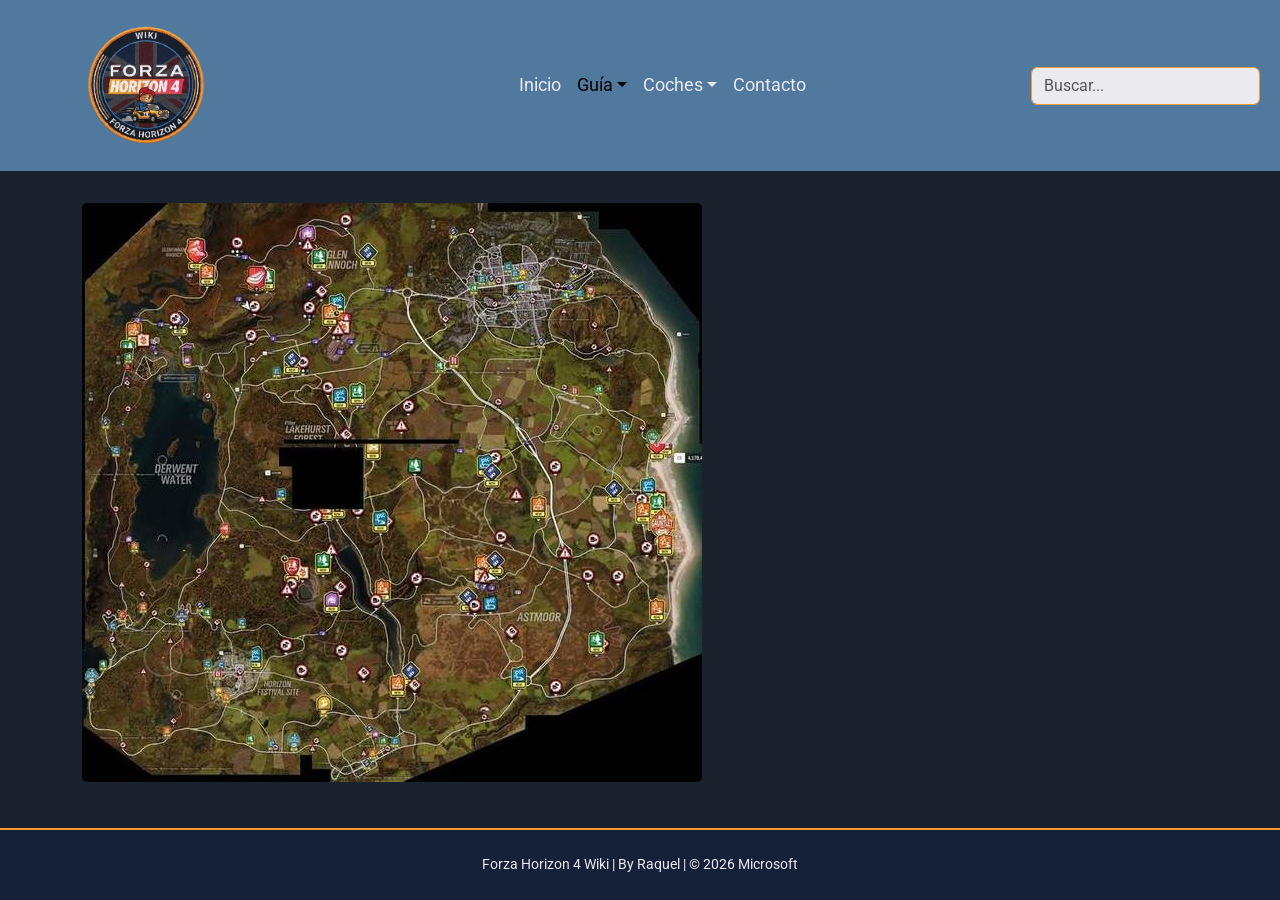
<file: mapa.html>
<!DOCTYPE html>
<html lang="es">

<head>
    <meta charset="UTF-8">
    <meta name="viewport" content="width=device-width, initial-scale=1.0">
    <link href="https://cdn.jsdelivr.net/npm/bootstrap@5.3.8/dist/css/bootstrap.min.css" rel="stylesheet"
        integrity="sha384-sRIl4kxILFvY47J16cr9ZwB07vP4J8+LH7qKQnuqkuIAvNWLzeN8tE5YBujZqJLB" crossorigin="anonymous">
    <link
        href="https://fonts.googleapis.com/css2?family=Bebas+Neue&family=Roboto:ital,wght@0,100..900;1,100..900&display=swap"
        rel="stylesheet">
    <link rel="stylesheet" href="css/estilos.css">
    <title>Mapa</title>
</head>

<body>
    <!-- BARRA DE NAVEGACIÓN -->
    <nav class="navbar navbar-expand-lg">
        <div class="container-fluid">
            <a class="navbar-brand" href="index.html"><img src="recursos/logo.png" alt="Logo de la wiki"></a>
            <button class="navbar-toggler" type="button" data-bs-toggle="collapse" data-bs-target="#navbarNav"
                aria-controls="navbarNav" aria-expanded="false" aria-label="Toggle navigation">
                <span class="navbar-toggler-icon"></span>
            </button>
            <div class="collapse navbar-collapse" id="navbarNav">
                <ul class="navbar-nav mx-auto">
                    <li class="nav-item">
                        <a class="nav-link" href="index.html">Inicio</a>
                    </li>
                    <li class="nav-item dropdown">
                        <a class="nav-link dropdown-toggle active" aria-current="page" href="guia.html" role="button"
                            data-bs-toggle="dropdown" aria-expanded="false">Guía</a>
                        <ul class="dropdown-menu">
                            <li><a class="dropdown-item" href="guia.html">Ver todo</a></li>
                            <li>
                                <hr class="dropdown-divider">
                            </li>
                            <li><a class="dropdown-item" href="mapa.html">Mapa</a></li>
                            <li><a class="dropdown-item" href="estaciones.html">Estaciones</a></li>
                            <li><a class="dropdown-item" href="misiones.html">Misiones</a></li>
                            <li><a class="dropdown-item" href="logros.html">Logros</a></li>
                        </ul>
                    </li>
                    <li class="nav-item dropdown">
                        <a class="nav-link dropdown-toggle" href="coches.html" role="button" data-bs-toggle="dropdown"
                            aria-expanded="false">Coches</a>
                        <ul class="dropdown-menu">
                            <li><a class="dropdown-item" href="coches.html">Ver todo</a></li>
                            <li>
                                <hr class="dropdown-divider">
                            </li>
                            <li><a class="dropdown-item" href="marcasCoches.html">Marcas</a></li>
                            <li><a class="dropdown-item" href="tiposCoches.html">Tipos</a></li>
                        </ul>
                    </li>
                    <li class="nav-item">
                        <a class="nav-link" href="contacto.html">Contacto</a>
                    </li>
                </ul>
                <form class="d-flex" role="search">
                    <input class="form-control me-2" type="search" placeholder="Buscar..." aria-label="Buscar" />
                </form>
            </div>
        </div>
    </nav>

    <main>
        <!-- IMAGEN DEL MAPA DEL JUEGO -->
        <div class="container">
            <div class="row">
                <div class="col">
                    <img src="recursos/mapa.jpg" class="img-fluid" alt="Mapa completo del juego">
                </div>
            </div>
        </div>
    </main>

    <footer>
        Forza Horizon 4 Wiki | By Raquel | &copy; 2026 Microsoft
    </footer>

    <script src="https://cdn.jsdelivr.net/npm/bootstrap@5.3.8/dist/js/bootstrap.bundle.min.js"
        integrity="sha384-FKyoEForCGlyvwx9Hj09JcYn3nv7wiPVlz7YYwJrWVcXK/BmnVDxM+D2scQbITxI"
        crossorigin="anonymous"></script>
</body>

</html>
</file>
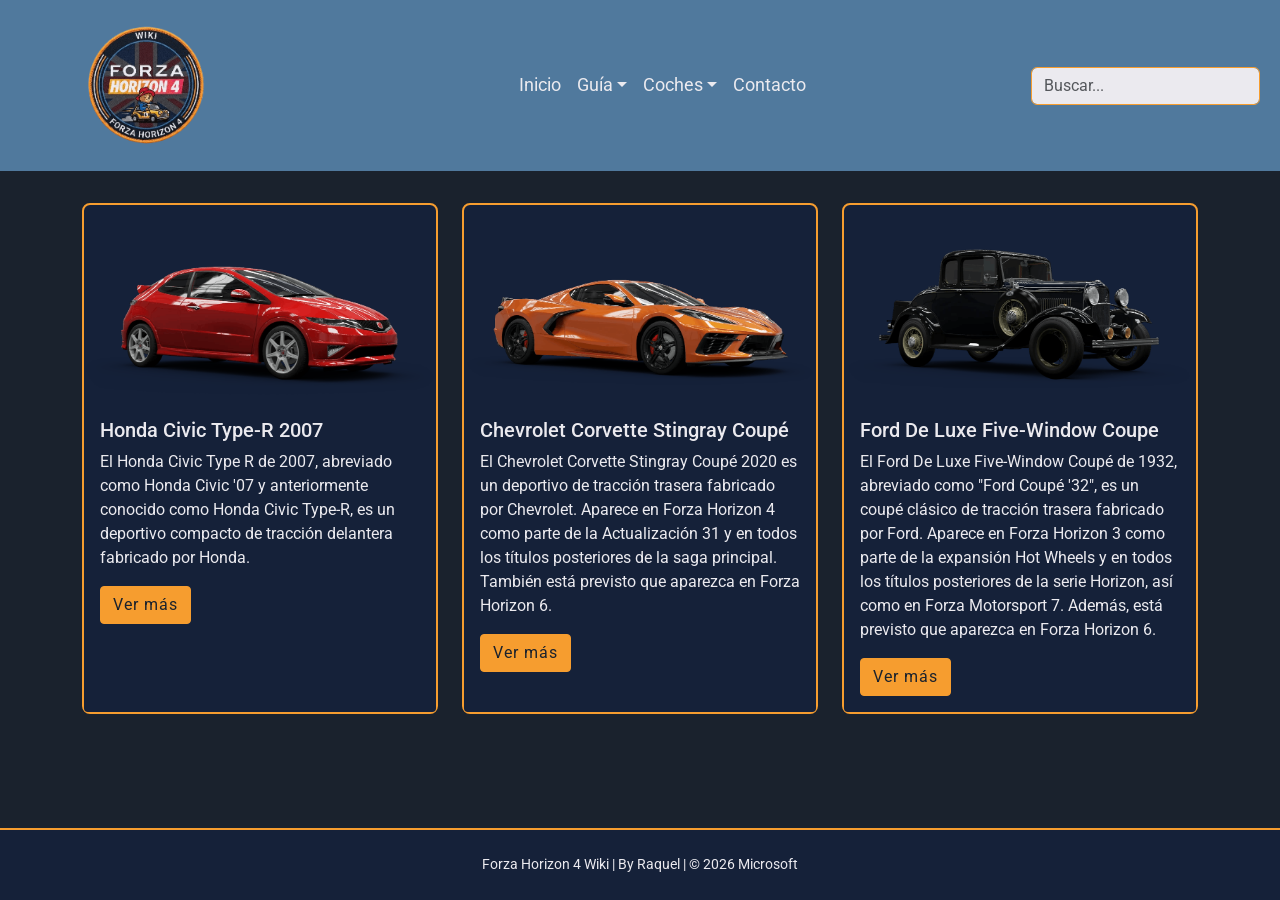
<file: marcasCoches.html>
<!DOCTYPE html>
<html lang="es">

<head>
    <meta charset="UTF-8">
    <meta name="viewport" content="width=device-width, initial-scale=1.0">
    <link href="https://cdn.jsdelivr.net/npm/bootstrap@5.3.8/dist/css/bootstrap.min.css" rel="stylesheet"
        integrity="sha384-sRIl4kxILFvY47J16cr9ZwB07vP4J8+LH7qKQnuqkuIAvNWLzeN8tE5YBujZqJLB" crossorigin="anonymous">
    <link
        href="https://fonts.googleapis.com/css2?family=Bebas+Neue&family=Roboto:ital,wght@0,100..900;1,100..900&display=swap"
        rel="stylesheet">
    <link rel="stylesheet" href="css/estilos.css">
    <title>Marcas de Coches</title>
</head>

<body>
    <!-- BARRA DE NAVEGACIÓN -->
    <nav class="navbar navbar-expand-lg">
        <div class="container-fluid">
            <a class="navbar-brand" href="index.html"><img src="recursos/logo.png" alt="Logo de la wiki"></a>
            <button class="navbar-toggler" type="button" data-bs-toggle="collapse" data-bs-target="#navbarNav"
                aria-controls="navbarNav" aria-expanded="false" aria-label="Toggle navigation">
                <span class="navbar-toggler-icon"></span>
            </button>
            <div class="collapse navbar-collapse" id="navbarNav">
                <ul class="navbar-nav mx-auto">
                    <li class="nav-item">
                        <a class="nav-link" href="index.html">Inicio</a>
                    </li>
                    <li class="nav-item dropdown">
                        <a class="nav-link dropdown-toggle" href="guia.html" role="button" data-bs-toggle="dropdown"
                            aria-expanded="false">Guía</a>
                        <ul class="dropdown-menu">
                            <li><a class="dropdown-item" href="guia.html">Ver todo</a></li>
                            <li>
                                <hr class="dropdown-divider">
                            </li>
                            <li><a class="dropdown-item" href="mapa.html">Mapa</a></li>
                            <li><a class="dropdown-item" href="estaciones.html">Estaciones</a></li>
                            <li><a class="dropdown-item" href="misiones.html">Misiones</a></li>
                            <li><a class="dropdown-item" href="logros.html">Logros</a></li>
                        </ul>
                    </li>
                    <li class="nav-item dropdown">
                        <a class="nav-link dropdown-toggle" href="coches.html" role="button" data-bs-toggle="dropdown"
                            aria-expanded="false">Coches</a>
                        <ul class="dropdown-menu">
                            <li><a class="dropdown-item" href="coches.html">Ver todo</a></li>
                            <li>
                                <hr class="dropdown-divider">
                            </li>
                            <li><a class="dropdown-item active" aria-current="page" href="marcasCoches.html">Marcas</a>
                            </li>
                            <li><a class="dropdown-item" href="tiposCoches.html">Tipos</a></li>
                        </ul>
                    </li>
                    <li class="nav-item">
                        <a class="nav-link" href="contacto.html">Contacto</a>
                    </li>
                </ul>

                <form class="d-flex" role="search">
                    <input class="form-control me-2" type="search" placeholder="Buscar..." aria-label="Buscar" />
                </form>
            </div>
        </div>
    </nav>

    <main>
        <!-- CARDS DE TRES MARCAS DE COCHE DEL JUEGO -->
        <div class="container">
            <div class="row">
                <div class="col-12 col-md-4">
                    <div class="card">
                        <img src="recursos/hcivictyper2007.jpg" class="card-img-top" alt="Honda Civic Type-R 2007 rojo">
                        <div class="card-body">
                            <h5 class="card-title">Honda Civic Type-R 2007</h5>
                            <p class="card-text">El Honda Civic Type R de 2007, abreviado como Honda Civic '07 y
                                anteriormente conocido como Honda Civic Type-R, es un deportivo compacto de tracción
                                delantera fabricado por Honda.</p>
                            <a href="#" class="btn btn-primary">Ver más</a>
                        </div>
                    </div>
                </div>

                <div class="col-12 col-md-4">
                    <div class="card">
                        <img src="recursos/chevroletcorvette.jpg" class="card-img-top" alt="Chevrolet Corvette">
                        <div class="card-body">
                            <h5 class="card-title">Chevrolet Corvette Stingray Coupé</h5>
                            <p class="card-text">El Chevrolet Corvette Stingray Coupé 2020 es un deportivo de tracción
                                trasera fabricado por Chevrolet. Aparece en Forza Horizon 4 como parte de la
                                Actualización
                                31 y en todos los títulos posteriores de la saga principal. También está previsto que
                                aparezca en Forza Horizon 6.</p>
                            <a href="#" class="btn btn-primary">Ver más</a>
                        </div>
                    </div>
                </div>

                <div class="col-12 col-md-4">
                    <div class="card">
                        <img src="recursos/forddeluxe.jpg" class="card-img-top" alt="Ford De Luxe Five-Window Coupe">
                        <div class="card-body">
                            <h5 class="card-title">Ford De Luxe Five-Window Coupe</h5>
                            <p class="card-text">El Ford De Luxe Five-Window Coupé de 1932, abreviado como "Ford Coupé
                                '32",
                                es un coupé clásico de tracción trasera fabricado por Ford. Aparece en Forza Horizon 3
                                como
                                parte de la expansión Hot Wheels y en todos los títulos posteriores de la serie Horizon,
                                así
                                como en Forza Motorsport 7. Además, está previsto que aparezca en Forza Horizon 6.</p>
                            <a href="#" class="btn btn-primary">Ver más</a>
                        </div>
                    </div>
                </div>
            </div>
        </div>
    </main>

    <footer>
        Forza Horizon 4 Wiki | By Raquel | &copy; 2026 Microsoft
    </footer>

    <script src="https://cdn.jsdelivr.net/npm/bootstrap@5.3.8/dist/js/bootstrap.bundle.min.js"
        integrity="sha384-FKyoEForCGlyvwx9Hj09JcYn3nv7wiPVlz7YYwJrWVcXK/BmnVDxM+D2scQbITxI"
        crossorigin="anonymous"></script>
</body>

</html>
</file>
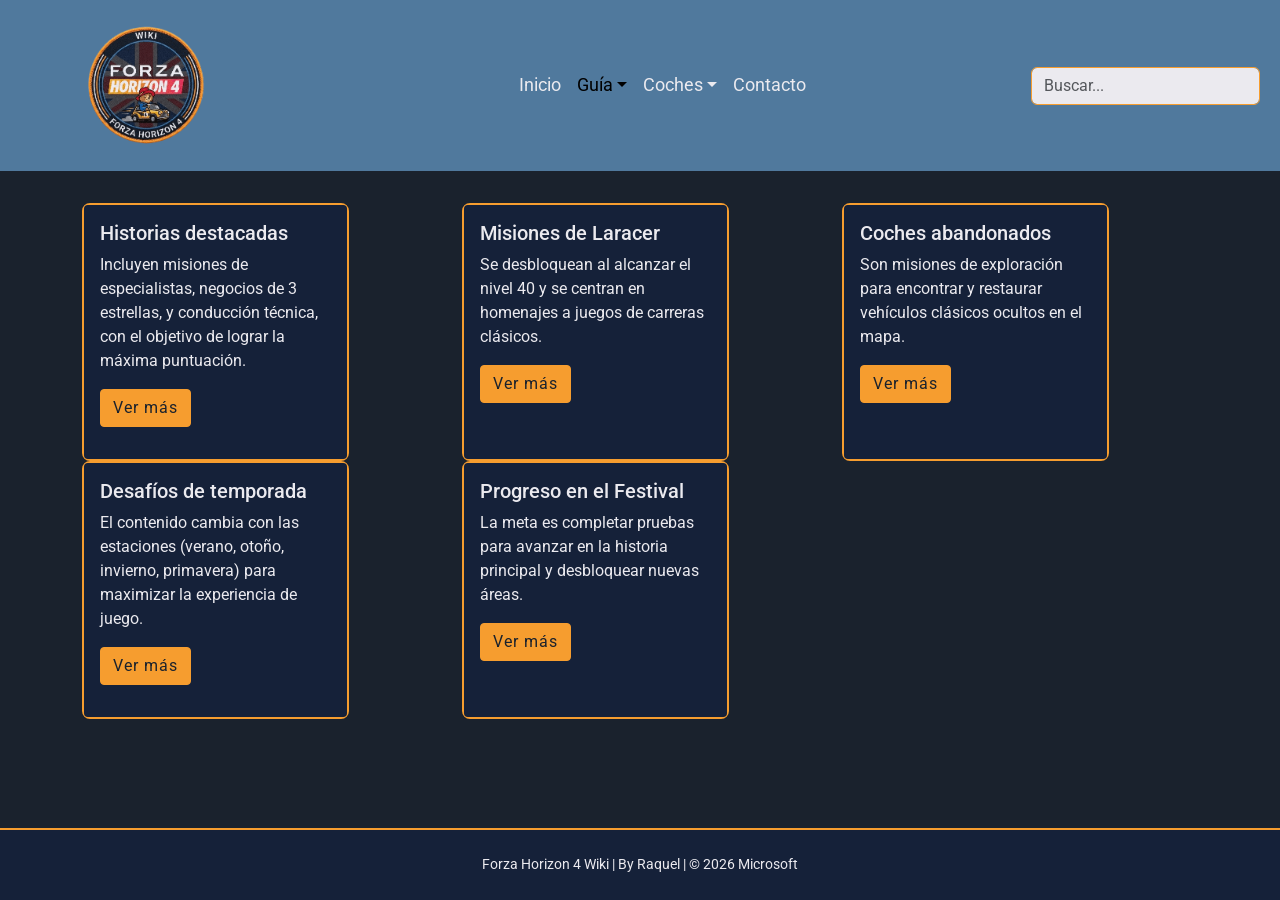
<file: misiones.html>
<!DOCTYPE html>
<html lang="es">

<head>
    <meta charset="UTF-8">
    <meta name="viewport" content="width=device-width, initial-scale=1.0">
    <link href="https://cdn.jsdelivr.net/npm/bootstrap@5.3.8/dist/css/bootstrap.min.css" rel="stylesheet"
        integrity="sha384-sRIl4kxILFvY47J16cr9ZwB07vP4J8+LH7qKQnuqkuIAvNWLzeN8tE5YBujZqJLB" crossorigin="anonymous">
    <link
        href="https://fonts.googleapis.com/css2?family=Bebas+Neue&family=Roboto:ital,wght@0,100..900;1,100..900&display=swap"
        rel="stylesheet">
    <link rel="stylesheet" href="css/estilos.css">
    <title>Misiones</title>
</head>

<body>
    <!-- BARRA DE NAVEGACIÓN -->
    <nav class="navbar navbar-expand-lg">
        <div class="container-fluid">
            <a class="navbar-brand" href="index.html"><img src="recursos/logo.png" alt="Logo de la wiki"></a>
            <button class="navbar-toggler" type="button" data-bs-toggle="collapse" data-bs-target="#navbarNav"
                aria-controls="navbarNav" aria-expanded="false" aria-label="Toggle navigation">
                <span class="navbar-toggler-icon"></span>
            </button>
            <div class="collapse navbar-collapse" id="navbarNav">
                <ul class="navbar-nav mx-auto">
                    <li class="nav-item">
                        <a class="nav-link" href="index.html">Inicio</a>
                    </li>
                    <li class="nav-item dropdown">
                        <a class="nav-link dropdown-toggle active" aria-current="page" href="guia.html" role="button"
                            data-bs-toggle="dropdown" aria-expanded="false">Guía</a>
                        <ul class="dropdown-menu">
                            <li><a class="dropdown-item" href="guia.html">Ver todo</a></li>
                            <li>
                                <hr class="dropdown-divider">
                            </li>
                            <li><a class="dropdown-item" href="mapa.html">Mapa</a></li>
                            <li><a class="dropdown-item" href="estaciones.html">Estaciones</a></li>
                            <li><a class="dropdown-item" href="misiones.html">Misiones</a></li>
                            <li><a class="dropdown-item" href="logros.html">Logros</a></li>
                        </ul>
                    </li>
                    <li class="nav-item dropdown">
                        <a class="nav-link dropdown-toggle" href="coches.html" role="button" data-bs-toggle="dropdown"
                            aria-expanded="false">Coches</a>
                        <ul class="dropdown-menu">
                            <li><a class="dropdown-item" href="coches.html">Ver todo</a></li>
                            <li>
                                <hr class="dropdown-divider">
                            </li>
                            <li><a class="dropdown-item" href="marcasCoches.html">Marcas</a></li>
                            <li><a class="dropdown-item" href="tiposCoches.html">Tipos</a></li>
                        </ul>
                    </li>
                    <li class="nav-item">
                        <a class="nav-link" href="contacto.html">Contacto</a>
                    </li>
                </ul>

                <form class="d-flex" role="search">
                    <input class="form-control me-2" type="search" placeholder="Buscar..." aria-label="Buscar" />
                </form>
            </div>
        </div>
    </nav>

    <main>
        <!-- CARDS DE LOS TIPOS DE MISIONES DEL JUEGO -->
        <div class="container">
            <div class="row">
                <div class="col-12 col-md-4">
                    <div class="card w-75 mb-3">
                        <div class="card-body">
                            <h5 class="card-title">Historias destacadas</h5>
                            <p class="card-text">Incluyen misiones de especialistas, negocios de 3 estrellas, y
                                conducción
                                técnica, con el objetivo de lograr la máxima puntuación.</p>
                            <a href="#" class="btn btn-primary">Ver más</a>
                        </div>
                    </div>
                </div>

                <div class="col-12 col-md-4">
                    <div class="card w-75 mb-3">
                        <div class="card-body">
                            <h5 class="card-title">Misiones de Laracer</h5>
                            <p class="card-text">Se desbloquean al alcanzar el nivel 40 y se centran en homenajes a
                                juegos
                                de carreras clásicos.</p>
                            <a href="#" class="btn btn-primary">Ver más</a>
                        </div>
                    </div>
                </div>

                <div class="col-12 col-md-4">
                    <div class="card w-75 mb-3">
                        <div class="card-body">
                            <h5 class="card-title">Coches abandonados</h5>
                            <p class="card-text">Son misiones de exploración para encontrar y restaurar vehículos
                                clásicos
                                ocultos en el mapa.</p>
                            <a href="#" class="btn btn-primary">Ver más</a>
                        </div>
                    </div>
                </div>


                <div class="col-12 col-md-4">
                    <div class="card w-75 mb-3">
                        <div class="card-body">
                            <h5 class="card-title">Desafíos de temporada</h5>
                            <p class="card-text">El contenido cambia con las estaciones (verano, otoño, invierno,
                                primavera)
                                para maximizar la experiencia de juego.</p>
                            <a href="#" class="btn btn-primary">Ver más</a>
                        </div>
                    </div>
                </div>


                <div class="col-12 col-md-4">
                    <div class="card w-75 mb-3">
                        <div class="card-body">
                            <h5 class="card-title">Progreso en el Festival</h5>
                            <p class="card-text">La meta es completar pruebas para avanzar en la historia principal y
                                desbloquear nuevas áreas. </p>
                            <a href="#" class="btn btn-primary">Ver más</a>
                        </div>
                    </div>
                </div>
            </div>
        </div>
    </main>

    <footer>
        Forza Horizon 4 Wiki | By Raquel | &copy; 2026 Microsoft
    </footer>

    <script src="https://cdn.jsdelivr.net/npm/bootstrap@5.3.8/dist/js/bootstrap.bundle.min.js"
        integrity="sha384-FKyoEForCGlyvwx9Hj09JcYn3nv7wiPVlz7YYwJrWVcXK/BmnVDxM+D2scQbITxI"
        crossorigin="anonymous"></script>
</body>

</html>
</file>
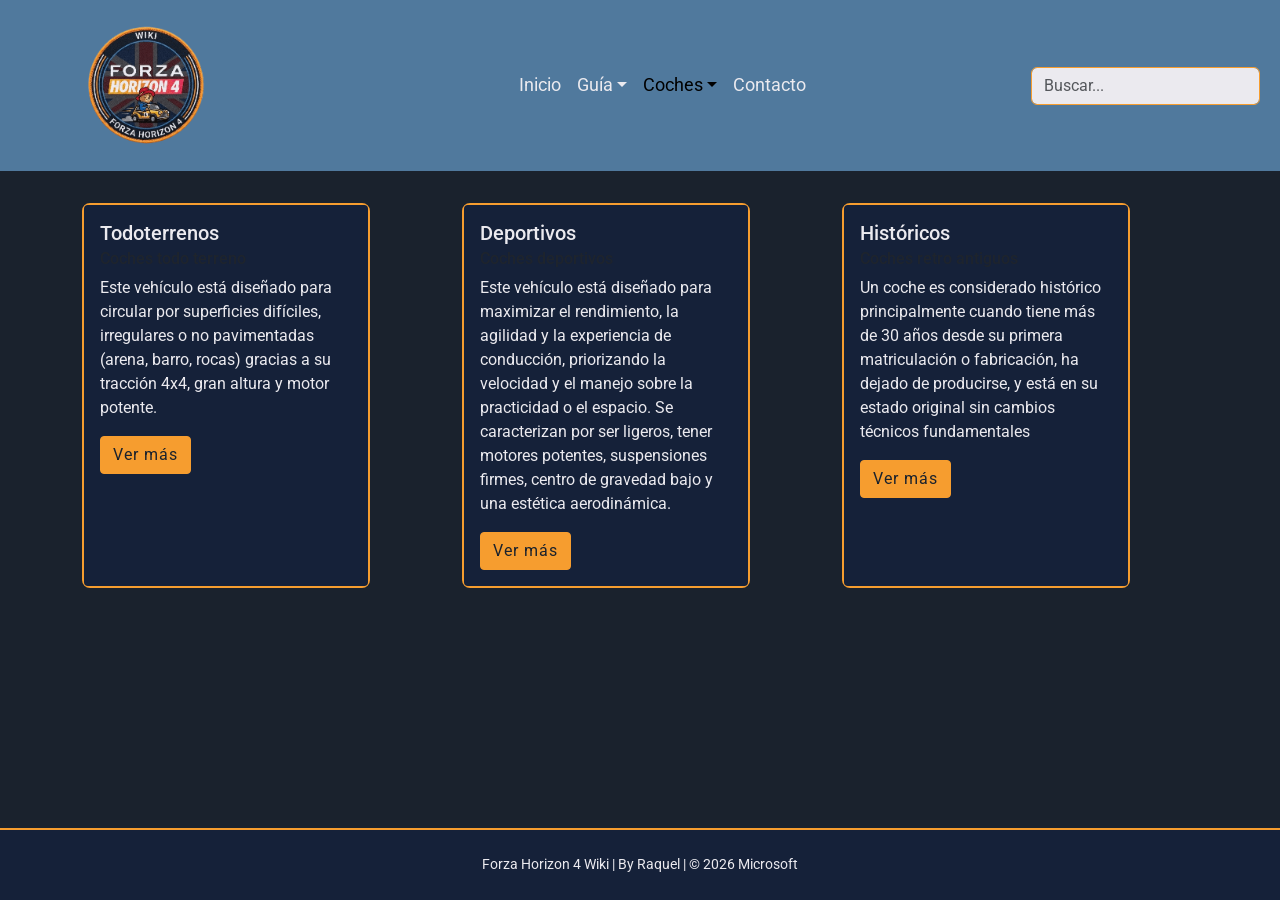
<file: tiposCoches.html>
<!DOCTYPE html>
<html lang="es">

<head>
    <meta charset="UTF-8">
    <meta name="viewport" content="width=device-width, initial-scale=1.0">
    <link href="https://cdn.jsdelivr.net/npm/bootstrap@5.3.8/dist/css/bootstrap.min.css" rel="stylesheet"
        integrity="sha384-sRIl4kxILFvY47J16cr9ZwB07vP4J8+LH7qKQnuqkuIAvNWLzeN8tE5YBujZqJLB" crossorigin="anonymous">
    <link
        href="https://fonts.googleapis.com/css2?family=Bebas+Neue&family=Roboto:ital,wght@0,100..900;1,100..900&display=swap"
        rel="stylesheet">
    <link rel="stylesheet" href="css/estilos.css">
    <title>Tipos de Coches</title>
</head>

<body>
    <!-- BARRA DE NAVEGACIÓN -->
    <nav class="navbar navbar-expand-lg">
        <div class="container-fluid">
            <a class="navbar-brand" href="index.html"><img src="recursos/logo.png" alt="Logo de la wiki"></a>
            <button class="navbar-toggler" type="button" data-bs-toggle="collapse" data-bs-target="#navbarNav"
                aria-controls="navbarNav" aria-expanded="false" aria-label="Toggle navigation">
                <span class="navbar-toggler-icon"></span>
            </button>
            <div class="collapse navbar-collapse" id="navbarNav">
                <ul class="navbar-nav mx-auto">
                    <li class="nav-item">
                        <a class="nav-link" href="index.html">Inicio</a>
                    </li>
                    <li class="nav-item dropdown">
                        <a class="nav-link dropdown-toggle" href="guia.html" role="button" data-bs-toggle="dropdown"
                            aria-expanded="false">Guía</a>
                        <ul class="dropdown-menu">
                            <li><a class="dropdown-item" href="guia.html">Ver todo</a></li>
                            <li>
                                <hr class="dropdown-divider">
                            </li>
                            <li><a class="dropdown-item" href="mapa.html">Mapa</a></li>
                            <li><a class="dropdown-item" href="estaciones.html">Estaciones</a></li>
                            <li><a class="dropdown-item" href="misiones.html">Misiones</a></li>
                            <li><a class="dropdown-item" href="logros.html">Logros</a></li>
                        </ul>
                    </li>
                    <li class="nav-item dropdown">
                        <a class="nav-link dropdown-toggle active" aria-current="page" href="coches.html" role="button"
                            data-bs-toggle="dropdown" aria-expanded="false">Coches</a>
                        <ul class="dropdown-menu">
                            <li><a class="dropdown-item" href="coches.html">Ver todo</a></li>
                            <li>
                                <hr class="dropdown-divider">
                            </li>
                            <li><a class="dropdown-item" href="marcasCoches.html">Marcas</a></li>
                            <li><a class="dropdown-item" href="tiposCoches.html">Tipos</a></li>
                        </ul>
                    </li>
                    <li class="nav-item">
                        <a class="nav-link" href="contacto.html">Contacto</a>
                    </li>
                </ul>

                <form class="d-flex" role="search">
                    <input class="form-control me-2" type="search" placeholder="Buscar..." aria-label="Buscar" />
                </form>
            </div>
        </div>
    </nav>

    <main>
        <!-- CARDS DE TIPOS DE COCHE (todoterreno, deportivo...)-->
        <div class="container">
            <div class="row">
                <div class="col-12 col-md-4">
                    <div class="card" style="width: 18rem;">
                        <div class="card-body">
                            <h5 class="card-title">Todoterrenos</h5>
                            <h6 class="card-subtitle mb-2 text-body-secondary">Coches todo terreno</h6>
                            <p class="card-text">Este vehículo está diseñado para circular por superficies difíciles,
                                irregulares o no pavimentadas (arena, barro, rocas) gracias a su tracción 4x4, gran
                                altura y
                                motor potente.</p>
                            <a href="#" class="btn btn-primary">Ver más</a>
                        </div>
                    </div>
                </div>

                <div class="col-12 col-md-4">
                    <div class="card" style="width: 18rem;">
                        <div class="card-body">
                            <h5 class="card-title">Deportivos</h5>
                            <h6 class="card-subtitle mb-2 text-body-secondary">Coches deportivos</h6>
                            <p class="card-text">Este vehículo está diseñado para maximizar el rendimiento, la agilidad
                                y la
                                experiencia de conducción, priorizando la velocidad y el manejo sobre la practicidad o
                                el
                                espacio. Se caracterizan por ser ligeros, tener motores potentes, suspensiones firmes,
                                centro de gravedad bajo y una estética aerodinámica.</p>
                            <a href="#" class="btn btn-primary">Ver más</a>
                        </div>
                    </div>
                </div>

                <div class="col-12 col-md-4">
                    <div class="card" style="width: 18rem;">
                        <div class="card-body">
                            <h5 class="card-title">Históricos</h5>
                            <h6 class="card-subtitle mb-2 text-body-secondary">Coches retro antiguos</h6>
                            <p class="card-text">Un coche es considerado histórico principalmente cuando tiene más de 30
                                años desde su primera matriculación o fabricación, ha dejado de producirse, y está en su
                                estado original sin cambios técnicos fundamentales</p>
                            <a href="#" class="btn btn-primary">Ver más</a>
                        </div>
                    </div>
                </div>
            </div>
        </div>
    </main>

    <footer>
        Forza Horizon 4 Wiki | By Raquel | &copy; 2026 Microsoft
    </footer>

    <script src="https://cdn.jsdelivr.net/npm/bootstrap@5.3.8/dist/js/bootstrap.bundle.min.js"
        integrity="sha384-FKyoEForCGlyvwx9Hj09JcYn3nv7wiPVlz7YYwJrWVcXK/BmnVDxM+D2scQbITxI"
        crossorigin="anonymous"></script>
</body>

</html>
</file>
<file: css/estilos.css>
:root {
    --fondo-general: #1A222D;
    --fondo-secundario: #152139;
    --color-acento: #F69D2F;
    --elementos-apoyo: #50799D;
    --texto-general: #EBEAEF;
}

.bebas-neue-regular {
    font-family: "Bebas Neue", sans-serif;
    font-weight: 400;
    font-style: normal;
}

.roboto-font {
    font-family: "Roboto", sans-serif;
    font-optical-sizing: auto;
    font-weight: 100;
    font-style: normal;
    font-variation-settings:
        "wdth" 100;
}

main {
    flex: 1 0 auto;
}

body {
    background-color: var(--fondo-general);
    font-family: "Roboto", sans-serif;
    color: var(--texto-general);
    min-height: 100vh;
    display: flex;
    flex-direction: column;
}

h1,
h2,
h3 {
    font-family: "Bebas Neue", sans-serif;
}

.navbar-brand{
    color: var(--texto-general);
    font-family: "Bebas Neue", sans-serif;
    font-size: 2.5rem;
}

.navbar-brand img {
    height: 145px;
}

.navbar {
    background-color: var(--elementos-apoyo);
}

.nav-link {
    color: var(--texto-general);
    padding: 0 1.5rem;
    font-size: 1.1rem;
}

.nav-link:hover,
.nav-link:active {
    color: var(--fondo-general);
}

.navbar-toggler {
    border-color: var(--texto-general);
}

.container {
    padding-top: 2rem;
    padding-bottom: 2rem;
}

.dropdown-menu {
    background-color: var(--fondo-secundario);
    border-color: var(--color-acento);
}

.dropdown-item {
    color: var(--texto-general);
}

.dropdown-item:hover {
    background-color: var(--color-acento);
    color: var(--fondo-general);
}

.form-control {
    background-color: var(--texto-general);
    border-color: var(--color-acento);
    color: var(--fondo-general);
}

.carousel-item img {
    max-height: 560px;
    object-fit: cover;
}

.row {
    align-items: stretch;
}

.card {
    background-color: var(--fondo-secundario);
    color: var(--texto-general);
    border: 2px solid var(--color-acento);
    border-radius: 8px;
    height: 100%;
}

.btn {
    letter-spacing: 1px;
    border-radius: 4px;
}

.btn-primary {
    background-color: var(--color-acento);
    border-color: var(--color-acento);
    color: var(--fondo-general);
}

.btn-primary:hover {
    background-color: var(--fondo-general);
    border-color: var(--color-acento);
    color: var(--color-acento);
}

.btn-danger {
    background-color: var(--fondo-general);
    border-color: var(--color-acento);
    color: var(--color-acento);
}

.btn-danger:hover {
    background-color: var(--color-acento);
    border-color: var(--color-acento);
    color: var(--fondo-general);
}

.table {
    --bs-table-bg: var(--fondo-general);
    --bs-table-color: var(--texto-general);
    --bs-table-border-color: var(--elementos-apoyo);
    --bs-table-hover-bg: var(--fondo-secundario);
    --bs-table-hover-color: var(--texto-general);
    margin-top: 2.8rem;
}

.table thead {
    background-color: var(--color-acento);
    color: var(--fondo-general);
}

.accordion-item {
    background-color: var(--fondo-secundario);
    border-color: var(--elementos-apoyo);
    color: var(--texto-general);
}

.accordion-button {
    background-color: var(--fondo-secundario);
    color: var(--texto-general);
    font-size: 1.5rem;
}

.card-body {
    background-color: var(--fondo-secundario);
    color: var(--texto-general);
    border-radius: 4px;
}

.card-body a {
    color: var(--fondo-general);
}

.accordion-button:not(.collapsed) {
    background-color: var(--color-acento);
    color: var(--fondo-general);
}

.img-fluid{
    border-radius: 5px;
}

footer {
    background-color: var(--fondo-secundario);
    border-top: 2px solid var(--color-acento);
    padding: 1.5rem 0;
    text-align: center;
    color: var(--texto-general);
    font-size: 0.9rem;
}
</file>
